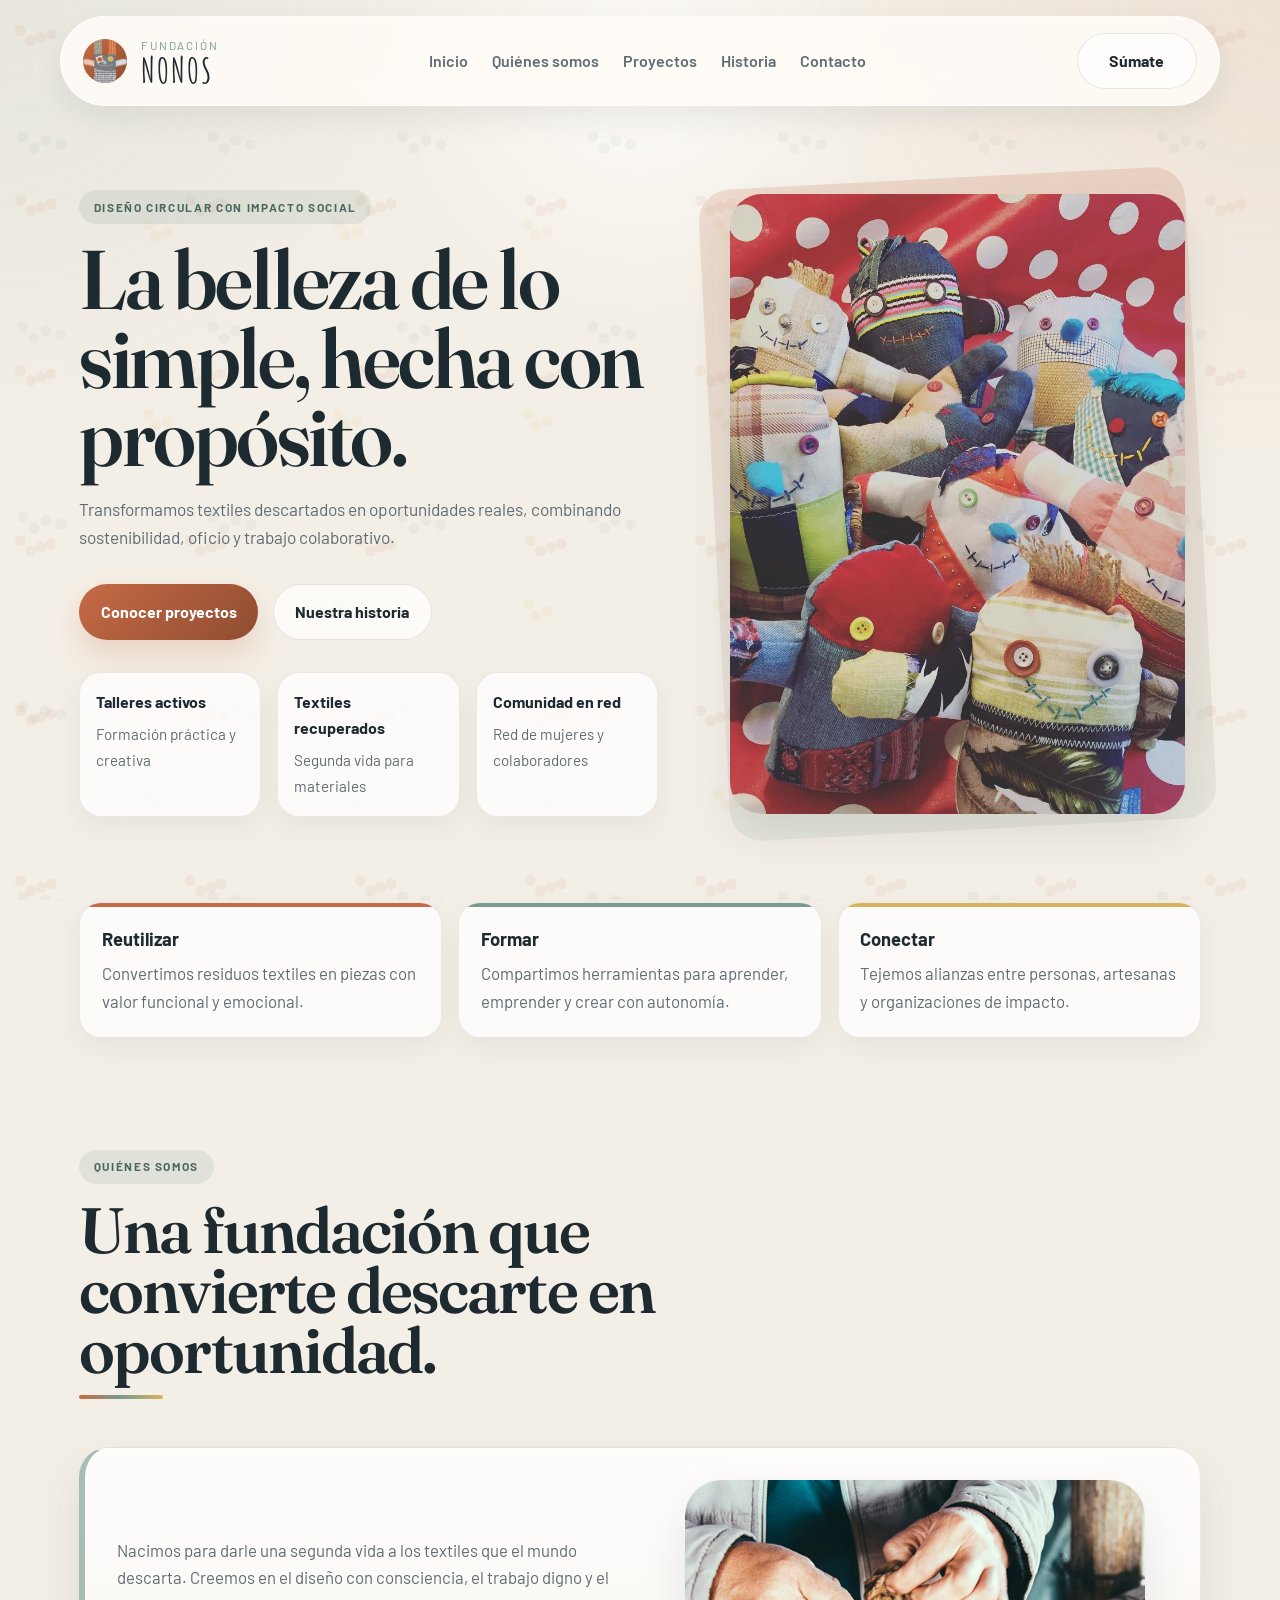
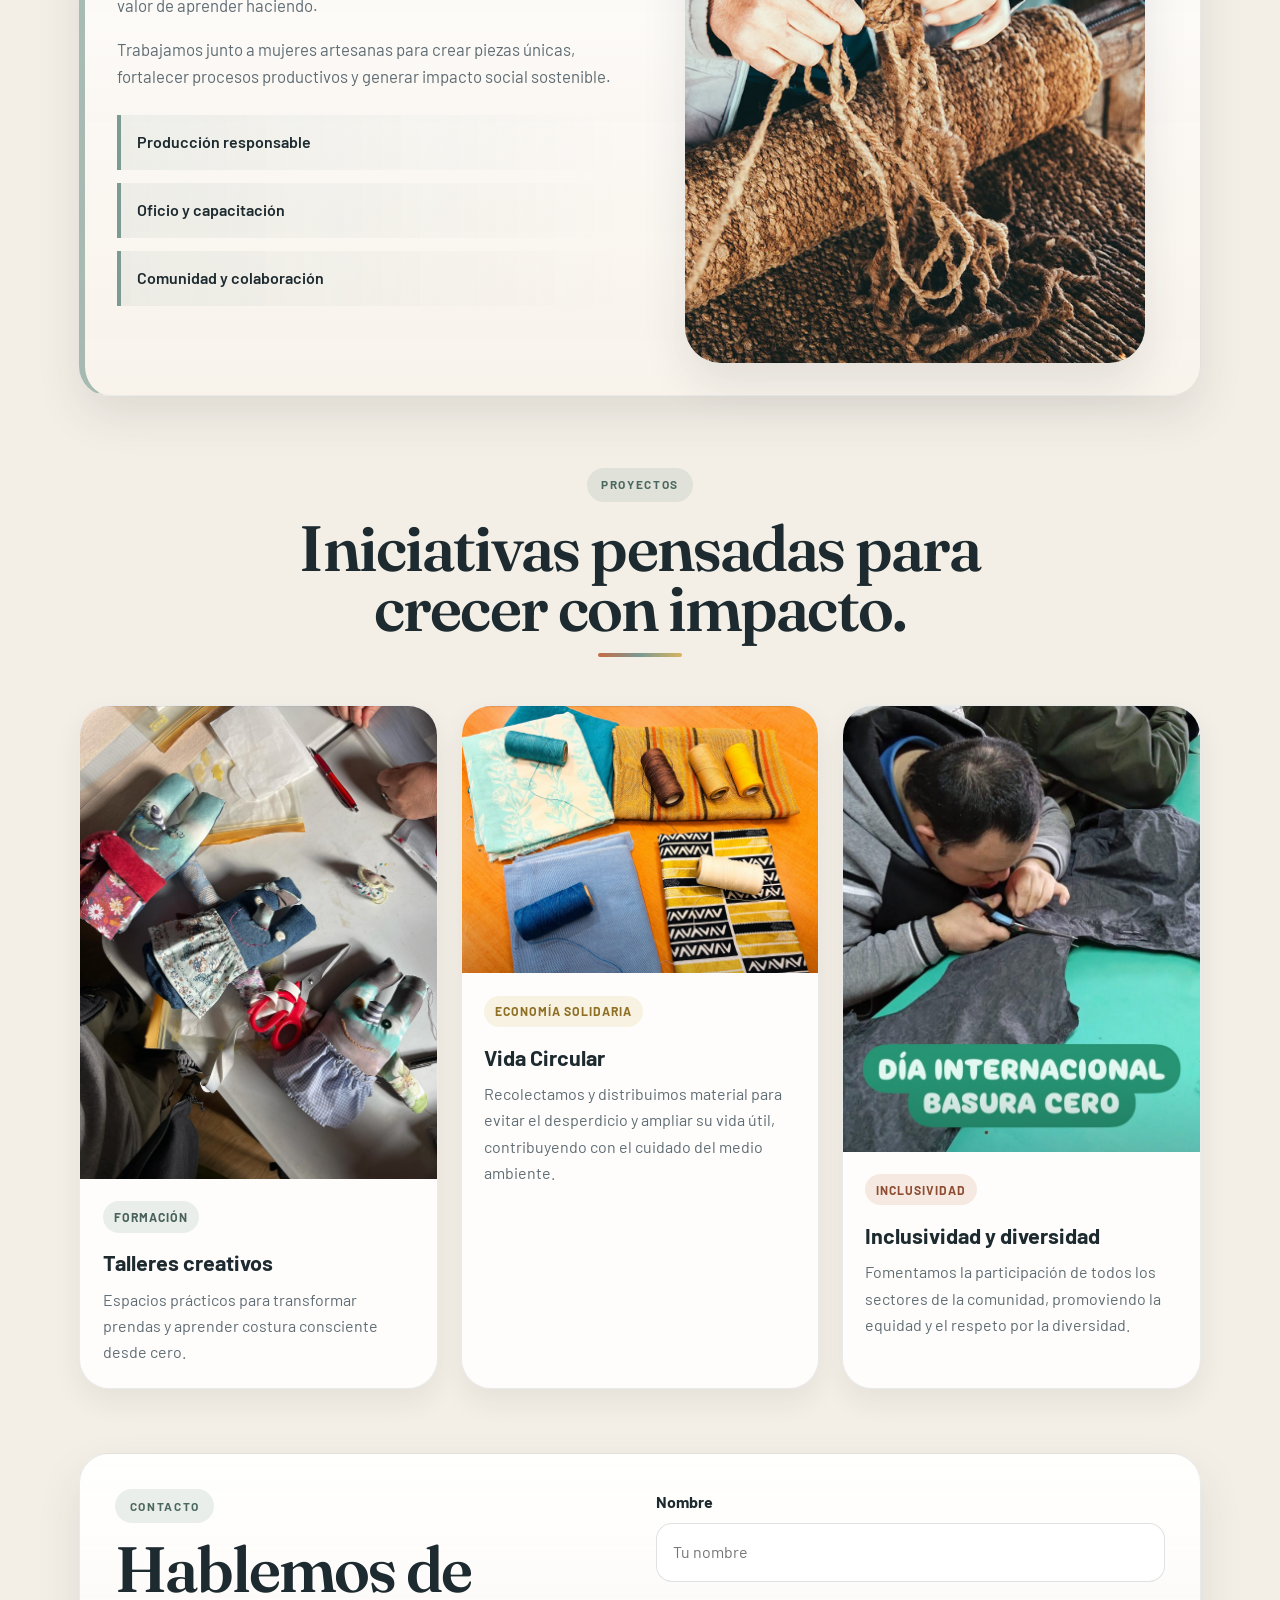
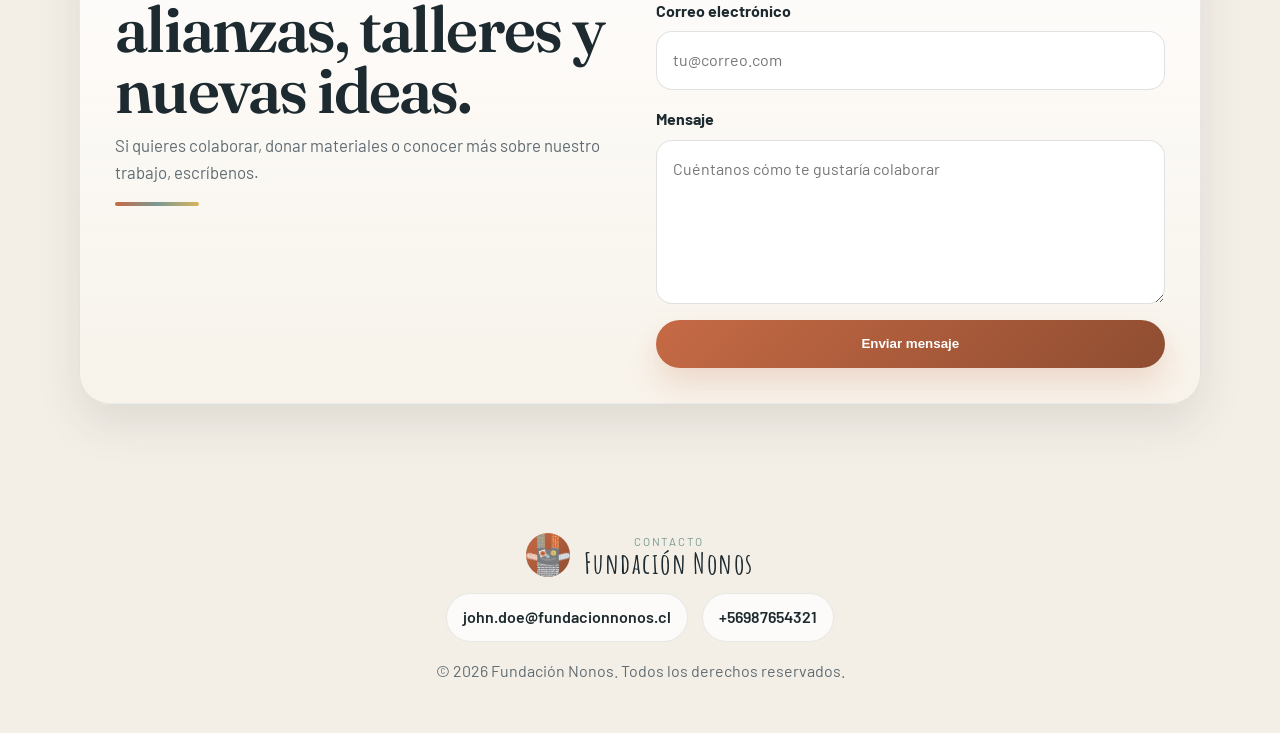
<file: index.html>
<!DOCTYPE html>
<html lang="es">
<head>
    <meta charset="UTF-8">
    <meta name="viewport" content="width=device-width, initial-scale=1.0">
    <meta name="description" content="Fundación Nonos impulsa la reutilización textil, la formación creativa y el trabajo colaborativo con impacto social.">
    <title>Fundación Nonos | Reutilizar, crear e impactar</title>
    <link rel="preconnect" href="https://fonts.googleapis.com">
    <link rel="preconnect" href="https://fonts.gstatic.com" crossorigin>
    <link href="https://fonts.googleapis.com/css2?family=Amatic+SC:wght@400;700&family=Barlow:wght@400;500;700&family=Fraunces:opsz,wght@9..144,400;9..144,500;9..144,600;9..144,700&display=swap" rel="stylesheet">
    <link rel="stylesheet" href="style.css">
</head>
<body>
<header class="main-header">
    <div class="site-brand">
        <span class="brand-mark"><img src="images/iso nono_1.avif" alt="Logotipo de la marca" class="logo-responsivo"></span>
        <div>
            <p class="brand-eyebrow">Fundación</p>
            <h1>NONOS</h1>
        </div>
    </div>
    <nav class="main-nav" aria-label="Navegación principal">
        <ul>
            <li><a href="#inicio">Inicio</a></li>
            <li><a href="#somos">Quiénes somos</a></li>
            <li><a href="#proyectos">Proyectos</a></li>
            <li><a href="historia.html">Historia</a></li>
            <li><a href="#contacto">Contacto</a></li>
        </ul>
    </nav>
    <a href="#contacto" class="btn-secondary header-cta">Súmate</a>
</header>

<main>
    <section id="inicio" class="hero">
        <div class="hero-content">
            <span class="section-label">Diseño circular con impacto social</span>
            <h2>La belleza de lo simple, hecha con propósito.</h2>
            <p>Transformamos textiles descartados en oportunidades reales, combinando sostenibilidad, oficio y trabajo colaborativo.</p>
            <div class="hero-actions">
                <a href="#proyectos" class="btn-primary">Conocer proyectos</a>
                <a href="#somos" class="btn-secondary">Nuestra historia</a>
            </div>
            <div class="hero-metrics" aria-label="Datos destacados">
                <article>
                    <strong>Talleres activos</strong>
                    <span>Formación práctica y creativa</span>
                </article>
                <article>
                    <strong>Textiles recuperados</strong>
                    <span>Segunda vida para materiales</span>
                </article>
                <article>
                    <strong>Comunidad en red</strong>
                    <span>Red de mujeres y colaboradores</span>
                </article>
            </div>
        </div>
        <div class="hero-visual">
            <img src="images/Index.jpg" alt="Manos trabajando textiles con cuidado artesanal">
        </div>
    </section>

    <section class="impact-strip" aria-label="Valores de la fundación">
        <article>
            <h3>Reutilizar</h3>
            <p>Convertimos residuos textiles en piezas con valor funcional y emocional.</p>
        </article>
        <article>
            <h3>Formar</h3>
            <p>Compartimos herramientas para aprender, emprender y crear con autonomía.</p>
        </article>
        <article>
            <h3>Conectar</h3>
            <p>Tejemos alianzas entre personas, artesanas y organizaciones de impacto.</p>
        </article>
    </section>

    <section id="somos" class="about-section">
        <div class="section-heading">
            <span class="section-label">Quiénes somos</span>
            <h2>Una fundación que convierte descarte en oportunidad.</h2>
        </div>
        <div class="about-container">
            <div class="about-text">
                <p>Nacimos para darle una segunda vida a los textiles que el mundo descarta. Creemos en el diseño con consciencia, el trabajo digno y el valor de aprender haciendo.</p>
                <p>Trabajamos junto a mujeres artesanas para crear piezas únicas, fortalecer procesos productivos y generar impacto social sostenible.</p>
                <ul class="about-points">
                    <li>Producción responsable</li>
                    <li>Oficio y capacitación</li>
                    <li>Comunidad y colaboración</li>
                </ul>
            </div>
            <div class="about-image-wrapper">
                <img src="images/tejido.webp" alt="Equipo trabajando en un taller textil" class="organic-img">
            </div>
        </div>
    </section>

    <section id="proyectos" class="projects-section">
        <div class="section-heading text-center">
            <span class="section-label">Proyectos</span>
            <h2>Iniciativas pensadas para crecer con impacto.</h2>
        </div>
        <div class="projects-grid">
            <article class="project-card">
                <div class="card-img"><img src="images/Taller.jpg" alt="Taller de costura"></div>
                <div class="card-content">
                    <span class="card-tag">Formación</span>
                    <h3>Talleres creativos</h3>
                    <p>Espacios prácticos para transformar prendas y aprender costura consciente desde cero.</p>
                </div>
            </article>

            <article class="project-card">
                <div class="card-img"><img src="images/Vida_circular.jpg" alt="Reutilización de desechos textiles"></div>
                <div class="card-content">
                    <span class="card-tag">Economía solidaria</span>
                    <h3>Vida Circular</h3>
                    <p>Recolectamos y distribuimos material para evitar el desperdicio y ampliar su vida útil, contribuyendo con el cuidado del medio ambiente.</p>
                </div>
            </article>

            <article class="project-card">
                <div class="card-img"><img src="images/Inclusividad.jpg" alt="Inclusividad"></div>
                <div class="card-content">
                    <span class="card-tag">Inclusividad</span>
                    <h3>Inclusividad y diversidad</h3>
                    <p>Fomentamos la participación de todos los sectores de la comunidad, promoviendo la equidad y el respeto por la diversidad.</p>
                </div>
            </article>
        </div>
    </section>

    <section id="contacto" class="contact-section">
        <div class="contact-container">
            <div class="section-heading">
                <span class="section-label">Contacto</span>
                <h2>Hablemos de alianzas, talleres y nuevas ideas.</h2>
                <p>Si quieres colaborar, donar materiales o conocer más sobre nuestro trabajo, escríbenos.</p>
            </div>

            <form class="contact-form">
                <div class="input-group">
                    <label for="nombre">Nombre</label>
                    <input type="text" id="nombre" name="nombre" placeholder="Tu nombre" required>
                </div>
                <div class="input-group">
                    <label for="email">Correo electrónico</label>
                    <input type="email" id="email" name="email" placeholder="tu@correo.com" required>
                </div>
                <div class="input-group">
                    <label for="mensaje">Mensaje</label>
                    <textarea id="mensaje" name="mensaje" rows="5" placeholder="Cuéntanos cómo te gustaría colaborar" required></textarea>
                </div>
                <button type="submit" class="btn-primary">Enviar mensaje</button>
            </form>
        </div>
    </section>
</main>

<footer class="main-footer">
    <div class="footer-brand">
        <span class="brand-mark"><img src="images/iso nono_1.avif" alt="Logotipo de la marca" class="logo-responsivo"></span>
        <div>
            <p class="brand-eyebrow">Contacto</p>
            <h2>Fundación Nonos</h2>
        </div>
    </div>
    <div class="footer-contact">
        <a href="mailto:john.doe@fundacionnonos.cl">john.doe@fundacionnonos.cl</a>
        <a href="tel:+56987654321">+56987654321</a>
    </div>
    <p>&copy; 2026 Fundación Nonos. Todos los derechos reservados.</p>
</footer>
</body>
</html>
</file>
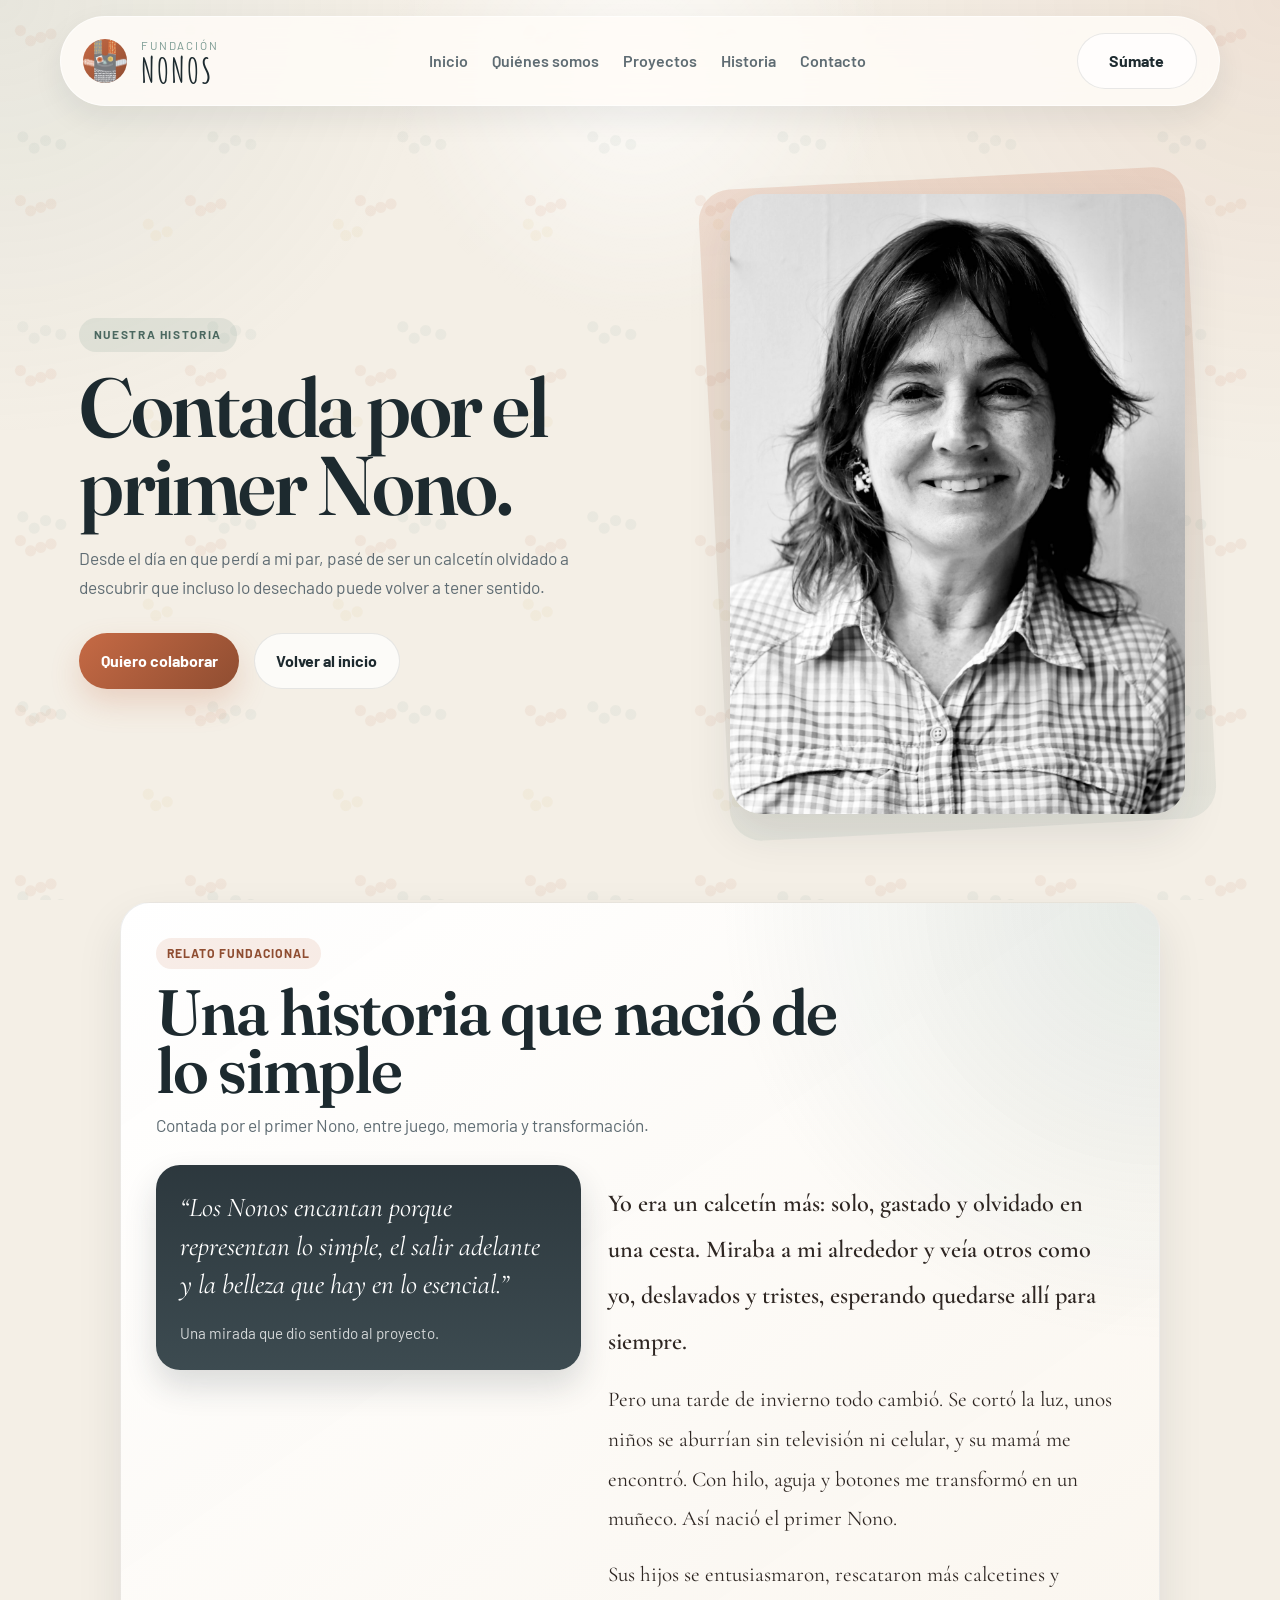
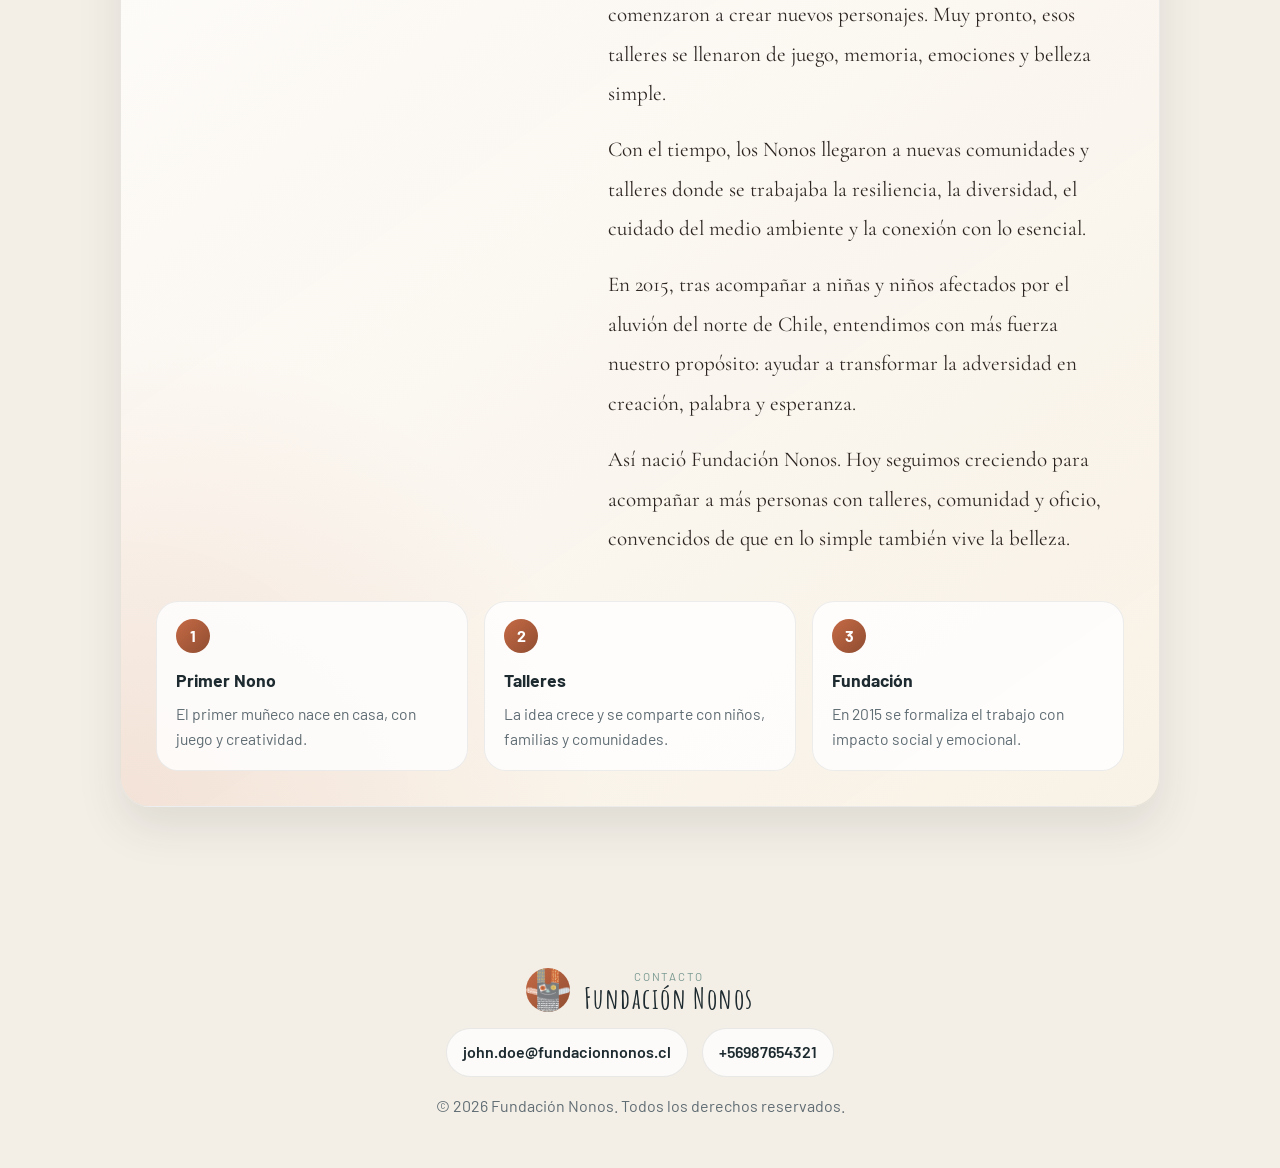
<file: historia.html>
<!DOCTYPE html>
<html lang="es">
<head>
    <meta charset="UTF-8">
    <meta name="viewport" content="width=device-width, initial-scale=1.0">
    <meta name="description" content="La historia de Fundación Nonos contada desde el origen del primer Nono y el poder creativo de transformar lo simple.">
    <title>Fundación Nonos | Nuestra historia</title>
    <link rel="preconnect" href="https://fonts.googleapis.com">
    <link rel="preconnect" href="https://fonts.gstatic.com" crossorigin>
    <link href="https://fonts.googleapis.com/css2?family=Amatic+SC:wght@400;700&family=Barlow:wght@400;500;700&family=Fraunces:opsz,wght@9..144,400;9..144,500;9..144,600;9..144,700&family=Cormorant+Garamond:wght@400;500;600;700&display=swap" rel="stylesheet">
    <link rel="stylesheet" href="style.css">
</head>
<body>
<header class="main-header">
    <div class="site-brand">
        <span class="brand-mark"><img src="images/iso nono_1.avif" alt="Logotipo de la marca" class="logo-responsivo"></span>
        <div>
            <p class="brand-eyebrow">Fundación</p>
            <h1>NONOS</h1>
        </div>
    </div>
    <nav class="main-nav" aria-label="Navegación principal">
        <ul>
            <li><a href="index.html">Inicio</a></li>
            <li><a href="index.html#somos">Quiénes somos</a></li>
            <li><a href="index.html#proyectos">Proyectos</a></li>
            <li><a href="historia.html">Historia</a></li>
            <li><a href="index.html#contacto">Contacto</a></li>
        </ul>
    </nav>
    <a href="index.html#contacto" class="btn-secondary header-cta">Súmate</a>
</header>

<main>
    <section class="story-page hero">
        <div class="hero-content">
            <span class="section-label">Nuestra historia</span>
            <h2>Contada por el primer Nono.</h2>
            <p class="story-intro">Desde el día en que perdí a mi par, pasé de ser un calcetín olvidado a descubrir que incluso lo desechado puede volver a tener sentido.</p>
            <div class="hero-actions">
                <a href="index.html#contacto" class="btn-primary">Quiero colaborar</a>
                <a href="index.html" class="btn-secondary">Volver al inicio</a>
            </div>
        </div>
        <div class="hero-visual">
            <img src="images/Fundadora.jpg" alt="Manos creando piezas textiles con hilo y botones">
        </div>
    </section>

    <section class="story-section">
        <article class="story-card story-card--narrative">
            <div class="story-card-heading">
                <span class="story-tag">Relato fundacional</span>
                <h3>Una historia que nació de lo simple</h3>
                <p class="story-subtitle">Contada por el primer Nono, entre juego, memoria y transformación.</p>
            </div>

            <div class="story-card-grid">
                <aside class="story-quote">
                    <p>“Los Nonos encantan porque representan lo simple, el salir adelante y la belleza que hay en lo esencial.”</p>
                    <span>Una mirada que dio sentido al proyecto.</span>
                </aside>

                <div class="story-body">
                    <p class="story-lead">Yo era un calcetín más: solo, gastado y olvidado en una cesta. Miraba a mi alrededor y veía otros como yo, deslavados y tristes, esperando quedarse allí para siempre.</p>
                    <p>Pero una tarde de invierno todo cambió. Se cortó la luz, unos niños se aburrían sin televisión ni celular, y su mamá me encontró. Con hilo, aguja y botones me transformó en un muñeco. Así nació el primer Nono.</p>
                    <p>Sus hijos se entusiasmaron, rescataron más calcetines y comenzaron a crear nuevos personajes. Muy pronto, esos talleres se llenaron de juego, memoria, emociones y belleza simple.</p>
                    <p>Con el tiempo, los Nonos llegaron a nuevas comunidades y talleres donde se trabajaba la resiliencia, la diversidad, el cuidado del medio ambiente y la conexión con lo esencial.</p>
                    <p>En 2015, tras acompañar a niñas y niños afectados por el aluvión del norte de Chile, entendimos con más fuerza nuestro propósito: ayudar a transformar la adversidad en creación, palabra y esperanza.</p>
                    <p>Así nació Fundación Nonos. Hoy seguimos creciendo para acompañar a más personas con talleres, comunidad y oficio, convencidos de que en lo simple también vive la belleza.</p>
                </div>
            </div>

            <div class="story-timeline" aria-label="Hitos de la historia">
                <article>
                    <span>1</span>
                    <h4>Primer Nono</h4>
                    <p>El primer muñeco nace en casa, con juego y creatividad.</p>
                </article>
                <article>
                    <span>2</span>
                    <h4>Talleres</h4>
                    <p>La idea crece y se comparte con niños, familias y comunidades.</p>
                </article>
                <article>
                    <span>3</span>
                    <h4>Fundación</h4>
                    <p>En 2015 se formaliza el trabajo con impacto social y emocional.</p>
                </article>
            </div>
        </article>
    </section>
</main>

<footer class="main-footer">
    <div class="footer-brand">
        <span class="brand-mark"><img src="images/iso nono_1.avif" alt="Logotipo de la marca" class="logo-responsivo"></span>
        <div>
            <p class="brand-eyebrow">Contacto</p>
            <h2>Fundación Nonos</h2>
        </div>
    </div>
    <div class="footer-contact">
        <a href="mailto:john.doe@fundacionnonos.cl">john.doe@fundacionnonos.cl</a>
        <a href="tel:+56987654321">+56987654321</a>
    </div>
    <p>&copy; 2026 Fundación Nonos. Todos los derechos reservados.</p>
</footer>
</body>
</html>
</file>
<file: style.css>
:root {
    --bg: #f4efe6;
    --surface: #fffdfa;
    --surface-soft: #f8f3eb;
    --text: #1d2a2f;
    --muted: #5f6c73;
    --accent: #c66a45;
    --accent-dark: #8f4d31;
    --accent-soft: #edd4c7;
    --secondary: #7a9a92;
    --secondary-soft: #d6e4e0;
    --gold: #d8b45e;
    --border: rgba(29, 42, 47, 0.09);
    --shadow: 0 20px 45px rgba(29, 42, 47, 0.1);
    --radius-lg: 30px;
    --radius-md: 22px;
    --radius-sm: 14px;
    --font-titles: "Fraunces", serif;
    --font-brand: "Amatic SC", cursive;
    --font-text: "Barlow", sans-serif;
    --font-story: "Cormorant Garamond", serif;
    --container: 1160px;
}

* {
    margin: 0;
    padding: 0;
    box-sizing: border-box;
}

html {
    scroll-behavior: smooth;
}

body {
    font-family: var(--font-text);
    background: var(--bg);
    color: var(--text);
    line-height: 1.65;
    position: relative;
    isolation: isolate;
}

body::before {
    content: "";
    position: fixed;
    inset: 0;
    z-index: -1;
    pointer-events: none;
    opacity: 1;
    background:
        radial-gradient(circle at 12% 18%, rgba(198, 106, 69, 0.08) 0 5px, transparent 6px),
        radial-gradient(circle at 18% 24%, rgba(198, 106, 69, 0.08) 0 5px, transparent 6px),
        radial-gradient(circle at 24% 22%, rgba(198, 106, 69, 0.08) 0 5px, transparent 6px),
        radial-gradient(circle at 30% 20%, rgba(198, 106, 69, 0.08) 0 5px, transparent 6px),
        radial-gradient(circle at 78% 18%, rgba(216, 180, 94, 0.08) 0 5px, transparent 6px),
        radial-gradient(circle at 82% 24%, rgba(216, 180, 94, 0.08) 0 5px, transparent 6px),
        radial-gradient(circle at 88% 22%, rgba(216, 180, 94, 0.08) 0 5px, transparent 6px),
        radial-gradient(circle at 12% 72%, rgba(122, 154, 146, 0.08) 0 5px, transparent 6px),
        radial-gradient(circle at 18% 78%, rgba(122, 154, 146, 0.08) 0 5px, transparent 6px),
        radial-gradient(circle at 24% 74%, rgba(122, 154, 146, 0.08) 0 5px, transparent 6px),
        radial-gradient(circle at 32% 76%, rgba(122, 154, 146, 0.08) 0 5px, transparent 6px),
        radial-gradient(circle at 50% 8%, rgba(255, 255, 255, 0.7), transparent 24%),
        radial-gradient(circle at top left, rgba(127, 159, 150, 0.11), transparent 28%),
        radial-gradient(circle at top right, rgba(184, 106, 68, 0.10), transparent 30%);
    background-size:
        170px 170px,
        170px 170px,
        170px 170px,
        170px 170px,
        190px 190px,
        190px 190px,
        190px 190px,
        190px 190px,
        190px 190px,
        190px 190px,
        190px 190px,
        100% 100%,
        auto,
        auto,
        auto;
}

img {
    display: block;
    max-width: 100%;
}

a {
    color: inherit;
}

.main-header,
.hero,
.impact-strip,
.about-section,
.projects-section,
.contact-section,
.main-footer {
    width: min(100%, var(--container));
    margin: 0 auto;
}

.main-header {
    position: sticky;
    top: 0;
    z-index: 20;
    display: flex;
    align-items: center;
    justify-content: space-between;
    gap: 1rem;
    padding: 1rem 1.4rem;
    margin-top: 1rem;
    background: rgba(255, 252, 247, 0.86);
    backdrop-filter: blur(16px);
    border: 1px solid rgba(255, 255, 255, 0.62);
    border-radius: 999px;
    box-shadow: 0 12px 30px rgba(29, 42, 47, 0.08);
}

.site-brand {
    display: flex;
    align-items: center;
    gap: 0.85rem;
}

.brand-mark {
    width: 44px;
    height: 44px;
    display: grid;
    place-items: center;
    border-radius: 50%;
    background: linear-gradient(135deg, var(--accent), var(--accent-dark));
    color: #fff;
    font-weight: 700;
    letter-spacing: 0.08em;
    overflow: hidden;
}

.brand-eyebrow {
    font-size: 0.72rem;
    text-transform: uppercase;
    letter-spacing: 0.16em;
    color: var(--secondary);
}

.site-brand h1 {
    font-family: var(--font-brand);
    font-size: 2.1rem;
    line-height: 0.9;
    color: var(--text);
    letter-spacing: 0.06em;
}

.main-nav ul {
    list-style: none;
    display: flex;
    align-items: center;
    gap: 1.5rem;
}

.main-nav a {
    position: relative;
    text-decoration: none;
    color: var(--muted);
    font-weight: 600;
    transition: color 0.2s ease;
}

.main-nav a:hover,
.main-nav a:focus-visible {
    color: var(--accent);
}

.main-nav a::after {
    content: "";
    position: absolute;
    left: 0;
    bottom: -0.3rem;
    width: 100%;
    height: 2px;
    border-radius: 999px;
    background: linear-gradient(90deg, var(--accent), var(--secondary));
    transform: scaleX(0);
    transform-origin: left;
    transition: transform 0.2s ease;
}

.main-nav a:hover::after,
.main-nav a:focus-visible::after {
    transform: scaleX(1);
}

.btn-primary,
.btn-secondary {
    display: inline-flex;
    align-items: center;
    justify-content: center;
    gap: 0.4rem;
    min-height: 48px;
    padding: 0.85rem 1.35rem;
    border-radius: 999px;
    text-decoration: none;
    font-weight: 700;
    transition: transform 0.2s ease, box-shadow 0.2s ease, background-color 0.2s ease;
}

.btn-primary {
    background: linear-gradient(135deg, var(--accent), var(--accent-dark));
    color: #fff;
    box-shadow: 0 14px 30px rgba(198, 106, 69, 0.22);
}

.btn-secondary {
    border: 1px solid rgba(29, 42, 47, 0.1);
    background: rgba(255, 255, 255, 0.72);
    color: var(--text);
}

.btn-primary:hover,
.btn-secondary:hover,
.btn-primary:focus-visible,
.btn-secondary:focus-visible {
    transform: translateY(-2px);
}

.btn-primary:active,
.btn-secondary:active {
    transform: translateY(0);
}

.header-cta {
    min-width: 120px;
}

main {
    padding: 1rem 0 4rem;
}

.hero {
    display: grid;
    grid-template-columns: 1.1fr 0.9fr;
    align-items: center;
    gap: 2.5rem;
    min-height: calc(100vh - 120px);
    padding: 2rem 1.2rem 3rem;
}

.hero-content,
.story-spotlight-copy,
.section-heading,
.about-text,
.contact-container .section-heading {
    max-width: 44rem;
}

.hero-content {
    padding-right: 1rem;
}

.section-label {
    display: inline-block;
    margin-bottom: 1rem;
    padding: 0.45rem 0.9rem;
    border-radius: 999px;
    background: rgba(122, 154, 146, 0.16);
    color: #4b6860;
    font-size: 0.74rem;
    font-weight: 700;
    letter-spacing: 0.14em;
    text-transform: uppercase;
}

.hero h2,
.section-heading h2,
.story-card-heading h3,
.story-spotlight-copy h3 {
    font-family: var(--font-titles);
    font-weight: 600;
    letter-spacing: -0.03em;
    color: var(--text);
}

.hero h2,
.section-heading h2 {
    font-size: clamp(3.35rem, 6.5vw, 5.8rem);
    line-height: 0.94;
}

.section-heading {
    position: relative;
    padding-bottom: 1rem;
}

.section-heading::after {
    content: "";
    display: block;
    width: 84px;
    height: 4px;
    margin-top: 0.9rem;
    border-radius: 999px;
    background: linear-gradient(90deg, var(--accent), var(--secondary), var(--gold));
}

.text-center.section-heading::after {
    margin-left: auto;
    margin-right: auto;
}

.hero p,
.section-heading p,
.card-content p,
.about-text p,
.impact-strip p {
    color: var(--muted);
    font-size: 1.05rem;
}

.hero p {
    max-width: 34rem;
    margin-top: 1.25rem;
    font-size: 1.08rem;
    color: var(--muted);
}

.story-page .hero-content {
    max-width: 42rem;
}

.story-intro {
    font-size: 1.15rem;
}

.story-page,
.story-card {
    animation: revealUp 0.8s ease both;
}

.heart {
    position: absolute;
    top: 50%;
    left: 50%;
    width: 78px;
    height: 78px;
    transform: translate(-50%, -50%) rotate(45deg);
    border-radius: 20px;
    background: linear-gradient(135deg, #b86a44, #e59c78);
    box-shadow: 0 14px 26px rgba(184, 106, 68, 0.22);
}

.heart::before,
.heart::after {
    content: "";
    position: absolute;
    width: 78px;
    height: 78px;
    border-radius: 50%;
    background: inherit;
}

.heart::before {
    top: -39px;
    left: 0;
}

.heart::after {
    left: -39px;
    top: 0;
}

.hero-actions {
    display: flex;
    flex-wrap: wrap;
    gap: 0.9rem;
    margin-top: 2rem;
}

.hero-metrics {
    display: grid;
    grid-template-columns: repeat(3, minmax(0, 1fr));
    gap: 1rem;
    margin-top: 2rem;
}

.hero-metrics article,
.impact-strip article {
    background: rgba(255, 255, 255, 0.76);
    border: 1px solid var(--border);
    border-radius: var(--radius-md);
    box-shadow: 0 10px 28px rgba(29, 42, 47, 0.06);
}

.hero-metrics article {
    padding: 1rem;
}

.hero-metrics strong,
.impact-strip h3,
.card-content h3 {
    display: block;
    margin-bottom: 0.35rem;
    color: var(--text);
}

.hero-metrics strong {
    font-size: 1rem;
}

.hero-metrics span {
    color: var(--muted);
    font-size: 0.95rem;
}

.hero-visual {
    position: relative;
    padding: 1rem;
}

.hero-visual::before {
    content: "";
    position: absolute;
    inset: 0;
    border-radius: 32px;
    background: linear-gradient(180deg, rgba(198, 106, 69, 0.18), rgba(122, 154, 146, 0.12));
    transform: rotate(-3deg);
}

.hero-visual img {
    position: relative;
    width: 100%;
    min-height: 620px;
    object-fit: cover;
    border-radius: 32px;
    box-shadow: var(--shadow);
}

.impact-strip {
    display: grid;
    grid-template-columns: repeat(3, minmax(0, 1fr));
    gap: 1rem;
    padding: 0 1.2rem 3rem;
}

.impact-strip article {
    padding: 1.35rem;
    position: relative;
    overflow: hidden;
}

.impact-strip h3 {
    font-size: 1.15rem;
}

.impact-strip article::before {
    content: "";
    position: absolute;
    inset: 0 auto auto 0;
    width: 100%;
    height: 4px;
    background: var(--accent);
}

.impact-strip article:nth-child(2)::before {
    background: var(--secondary);
}

.impact-strip article:nth-child(3)::before {
    background: var(--gold);
}

.about-section,
.projects-section,
.contact-section {
    padding: 4rem 1.2rem 0;
}

.section-heading {
    max-width: 760px;
    margin-bottom: 2rem;
}

.section-heading h2 {
    font-size: clamp(2.8rem, 5vw, 4.2rem);
    margin-bottom: 0.75rem;
}

.section-heading p {
    margin-top: 0.65rem;
}

.about-container {
    display: grid;
    grid-template-columns: repeat(2, minmax(0, 1fr));
    gap: 2.5rem;
    align-items: center;
    padding: 2rem;
    background: linear-gradient(180deg, rgba(255, 255, 255, 0.88), rgba(248, 243, 235, 0.86));
    border: 1px solid var(--border);
    border-left: 6px solid rgba(122, 154, 146, 0.65);
    border-radius: var(--radius-lg);
    box-shadow: var(--shadow);
}

.about-text p + p {
    margin-top: 1rem;
}

.about-points {
    list-style: none;
    display: grid;
    gap: 0.8rem;
    margin-top: 1.5rem;
}

.about-points li {
    padding: 0.9rem 1rem;
    border-left: 4px solid var(--secondary);
    background: linear-gradient(90deg, rgba(122, 154, 146, 0.1), rgba(255, 255, 255, 0));
    border-radius: 0 var(--radius-sm) var(--radius-sm) 0;
    font-weight: 600;
}

.about-image-wrapper {
    display: flex;
    justify-content: center;
}

.organic-img {
    width: min(100%, 460px);
    aspect-ratio: 1 / 1.05;
    object-fit: cover;
    border-radius: 36px;
    box-shadow: var(--shadow);
}

.projects-section {
    padding-top: 4.5rem;
}

.text-center {
    text-align: center;
    margin-left: auto;
    margin-right: auto;
}

.projects-grid {
    display: grid;
    grid-template-columns: repeat(3, minmax(0, 1fr));
    gap: 1.4rem;
}

.project-card {
    overflow: hidden;
    background: rgba(255, 255, 255, 0.88);
    border: 1px solid var(--border);
    border-radius: var(--radius-lg);
    box-shadow: 0 12px 28px rgba(29, 42, 47, 0.07);
    transition: transform 0.2s ease, box-shadow 0.2s ease;
}

.project-card:hover {
    transform: translateY(-4px);
    box-shadow: 0 18px 38px rgba(36, 48, 54, 0.12);
}

.impact-strip article,
.project-card,
.story-timeline article,
.about-container,
.contact-container,
.story-card {
    transition: transform 0.2s ease, box-shadow 0.2s ease;
}

.impact-strip article:hover,
.project-card:hover,
.story-timeline article:hover,
.about-container:hover,
.contact-container:hover,
.story-card:hover {
    transform: translateY(-3px);
}

.card-img {
    min-height: 230px;
    background-size: cover;
    background-position: center;
    position: relative;
}

.card-img img {
    width: 100%;
    height: 100%;
    object-fit: cover;
}

.project-card:nth-child(1) .card-img::after,
.project-card:nth-child(2) .card-img::after,
.project-card:nth-child(3) .card-img::after {
    content: "";
    position: absolute;
    inset: auto 0 0;
    height: 78px;
    background: linear-gradient(180deg, transparent, rgba(0, 0, 0, 0.18));
}

.project-card:nth-child(1) .card-tag {
    background: rgba(122, 154, 146, 0.16);
    color: #48615a;
}

.project-card:nth-child(2) .card-tag {
    background: rgba(216, 180, 94, 0.16);
    color: #8f6f23;
}

.project-card:nth-child(3) .card-tag {
    background: rgba(198, 106, 69, 0.14);
    color: var(--accent-dark);
}

.card-content {
    padding: 1.4rem;
}

.card-tag {
    display: inline-block;
    margin-bottom: 0.8rem;
    padding: 0.35rem 0.7rem;
    border-radius: 999px;
    background: rgba(198, 106, 69, 0.12);
    color: var(--accent-dark);
    font-size: 0.76rem;
    font-weight: 700;
    letter-spacing: 0.08em;
    text-transform: uppercase;
}

.card-content h3 {
    font-size: 1.35rem;
}

.card-content p {
    font-size: 1rem;
}

.contact-container {
    display: grid;
    grid-template-columns: 1fr 1fr;
    gap: 2rem;
    align-items: start;
    padding: 2.2rem;
    margin-bottom: 2rem;
    background: linear-gradient(180deg, rgba(255, 255, 255, 0.96), rgba(248, 243, 235, 0.88));
    border: 1px solid var(--border);
    border-radius: var(--radius-lg);
    box-shadow: var(--shadow);
}

.story-section {
    padding: 0 1.2rem 4rem;
}

.story-card {
    max-width: 1040px;
    margin: 0 auto;
    padding: 2.2rem;
    background:
        linear-gradient(145deg, rgba(255, 255, 255, 0.98), rgba(248, 241, 230, 0.96));
    border: 1px solid rgba(36, 48, 54, 0.08);
    border-radius: 30px;
    box-shadow: var(--shadow);
    position: relative;
    overflow: hidden;
    animation-delay: 0.18s;
}

.story-card::before {
    content: "";
    position: absolute;
    inset: 0;
    background:
        radial-gradient(circle at top right, rgba(122, 154, 146, 0.18), transparent 24%),
        radial-gradient(circle at bottom left, rgba(198, 106, 69, 0.14), transparent 26%);
    pointer-events: none;
}

.story-card-heading,
.story-card-grid,
.story-timeline {
    position: relative;
    z-index: 1;
}

.story-card-heading {
    max-width: 720px;
    margin-bottom: 1.6rem;
}

.story-tag {
    display: inline-block;
    margin-bottom: 0.9rem;
    padding: 0.35rem 0.7rem;
    border-radius: 999px;
    background: rgba(198, 106, 69, 0.12);
    color: var(--accent-dark);
    font-size: 0.76rem;
    font-weight: 700;
    letter-spacing: 0.08em;
    text-transform: uppercase;
}

.story-card-heading h3 {
    font-family: var(--font-titles);
    font-size: clamp(3rem, 5vw, 4.8rem);
    line-height: 0.9;
    margin-bottom: 0.8rem;
}

.story-subtitle {
    font-size: 1.08rem;
    color: var(--muted);
    max-width: 52rem;
}

.story-card-grid {
    display: grid;
    grid-template-columns: 0.9fr 1.1fr;
    gap: 1.5rem;
    align-items: start;
}

.story-quote {
    padding: 1.5rem;
    border-radius: 24px;
    background: linear-gradient(180deg, rgba(36, 48, 54, 0.96), rgba(53, 68, 74, 0.96));
    color: #fff;
    box-shadow: 0 16px 32px rgba(29, 42, 47, 0.16);
}

.story-quote p {
    margin-bottom: 1rem;
    font-family: var(--font-story);
    font-size: 1.7rem;
    line-height: 1.4;
    font-style: italic;
}

.story-quote span {
    color: rgba(255, 255, 255, 0.78);
    font-size: 0.95rem;
}

.story-body {
    padding: 1rem 0.2rem;
}

.story-body p {
    font-family: var(--font-story);
    font-size: 1.32rem;
    line-height: 1.88;
    color: #2e2622;
}

.story-lead {
    font-size: 1.52rem !important;
    font-weight: 600;
}

.story-body p + p {
    margin-top: 1rem;
}

.story-timeline {
    display: grid;
    grid-template-columns: repeat(3, minmax(0, 1fr));
    gap: 1rem;
    margin-top: 1.6rem;
}

.story-timeline article {
    padding: 1.1rem 1.2rem;
    background: rgba(255, 255, 255, 0.82);
    border: 1px solid rgba(36, 48, 54, 0.08);
    border-radius: 22px;
    animation: revealUp 0.8s ease both;
}

.story-timeline article:nth-child(1) { animation-delay: 0.1s; }
.story-timeline article:nth-child(2) { animation-delay: 0.2s; }
.story-timeline article:nth-child(3) { animation-delay: 0.3s; }

.story-timeline span {
    display: inline-grid;
    place-items: center;
    width: 34px;
    height: 34px;
    margin-bottom: 0.8rem;
    border-radius: 50%;
    background: linear-gradient(135deg, var(--accent), var(--accent-dark));
    color: #fff;
    font-weight: 700;
}

.story-timeline h4 {
    margin-bottom: 0.35rem;
    font-size: 1.1rem;
}

.story-timeline p {
    color: var(--muted);
    font-size: 0.98rem;
}

.contact-form {
    display: grid;
    gap: 1rem;
}

.input-group {
    display: grid;
    gap: 0.45rem;
}

.input-group label {
    font-weight: 700;
    color: var(--text);
}

.input-group input,
.input-group textarea {
    width: 100%;
    padding: 0.95rem 1rem;
    border: 1px solid rgba(36, 48, 54, 0.14);
    border-radius: 16px;
    background: #fff;
    font: inherit;
    color: var(--text);
    transition: border-color 0.2s ease, box-shadow 0.2s ease;
}

.input-group input:focus,
.input-group textarea:focus {
    outline: none;
    border-color: rgba(184, 106, 68, 0.55);
    box-shadow: 0 0 0 4px rgba(184, 106, 68, 0.12);
}

.contact-form .btn-primary {
    border: 0;
    cursor: pointer;
}

.main-footer {
    display: grid;
    gap: 1rem;
    padding: 2rem 1.2rem 3rem;
    color: var(--muted);
    text-align: center;
}

.footer-brand {
    display: inline-flex;
    align-items: center;
    justify-content: center;
    gap: 0.85rem;
    margin: 0 auto;
}

.footer-brand h2 {
    font-family: var(--font-brand);
    font-size: 1.8rem;
    line-height: 0.9;
    color: var(--text);
    letter-spacing: 0.05em;
}

.footer-contact {
    display: flex;
    flex-wrap: wrap;
    justify-content: center;
    gap: 0.9rem;
}

.footer-contact a {
    padding: 0.65rem 1rem;
    border-radius: 999px;
    background: rgba(255, 255, 255, 0.76);
    border: 1px solid var(--border);
    text-decoration: none;
    color: var(--text);
    font-weight: 600;
    transition: transform 0.2s ease, box-shadow 0.2s ease, background-color 0.2s ease;
}

.footer-contact a:hover,
.footer-contact a:focus-visible {
    transform: translateY(-2px);
    box-shadow: 0 10px 24px rgba(29, 42, 47, 0.08);
    background: #fff;
}

@media (max-width: 980px) {
    .main-header {
        border-radius: 28px;
        flex-wrap: wrap;
    }

    .hero,
    .about-container,
    .contact-container,
    .projects-grid,
    .impact-strip {
        grid-template-columns: 1fr;
    }

    .hero {
        min-height: auto;
    }

    .hero-content {
        padding-right: 0;
        order: 2;
    }

    .hero-visual {
        order: 1;
    }

    .hero-visual img {
        min-height: 420px;
    }

    .main-nav ul {
        flex-wrap: wrap;
        justify-content: center;
    }

    .hero-metrics {
        grid-template-columns: 1fr;
    }

    .story-card-grid {
        grid-template-columns: 1fr;
    }
}

@media (max-width: 640px) {
    .main-header {
        padding: 1rem;
    }

    .site-brand h1 {
        font-size: 1.9rem;
    }

    .main-nav {
        width: 100%;
    }

    .main-nav ul {
        justify-content: space-between;
        gap: 0.8rem;
    }

    .header-cta {
        width: 100%;
    }

    .hero,
    .about-section,
    .projects-section,
    .contact-section {
        padding-left: 0.8rem;
        padding-right: 0.8rem;
    }

    .hero h2,
    .section-heading h2 {
        font-size: 3rem;
    }

    .about-container,
    .contact-container {
        padding: 1.2rem;
    }

    .hero-visual img {
        min-height: 320px;
    }

    .story-card {
        padding: 1rem;
    }

    .story-card-grid,
    .story-timeline {
        grid-template-columns: 1fr;
    }

    .story-card-heading h3 {
        font-size: 2.6rem;
    }

    .story-quote p {
        font-size: 1.4rem;
    }

    .story-body p {
        font-size: 1.08rem;
        line-height: 1.72;
    }

    .story-lead {
        font-size: 1.18rem !important;
    }

}

@keyframes revealUp {
    from {
        opacity: 0;
        transform: translateY(18px);
    }
    to {
        opacity: 1;
        transform: translateY(0);
    }
}

@keyframes float {
    0%, 100% {
        transform: translateY(0);
    }
    50% {
        transform: translateY(-8px);
    }
}

@media (prefers-reduced-motion: reduce) {
    .story-page,
    .story-card,
    .story-timeline article,
    body::before {
        animation: none;

    }
}
.logo-responsivo {
    width: 100%;
    height: 100%;
    object-fit: contain;
    display: block;
    border-radius: 50%;
}
</file>
